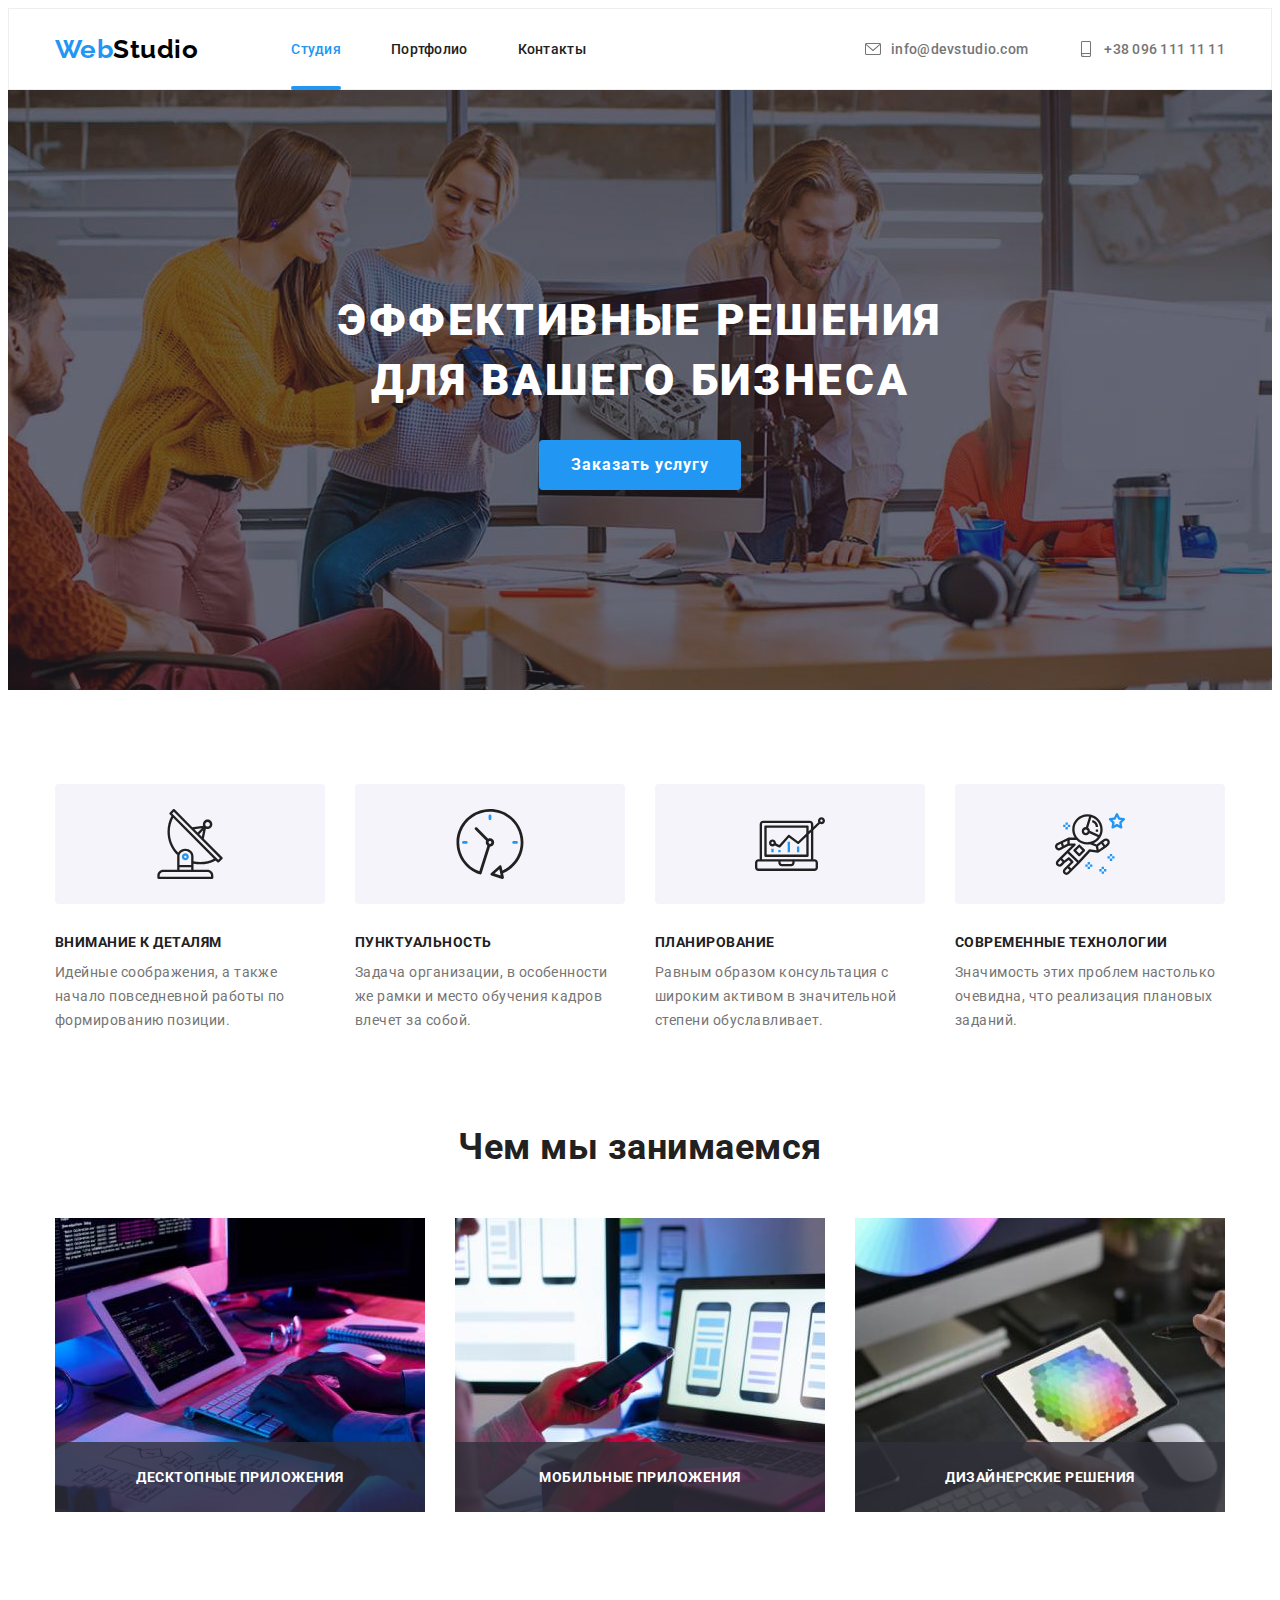
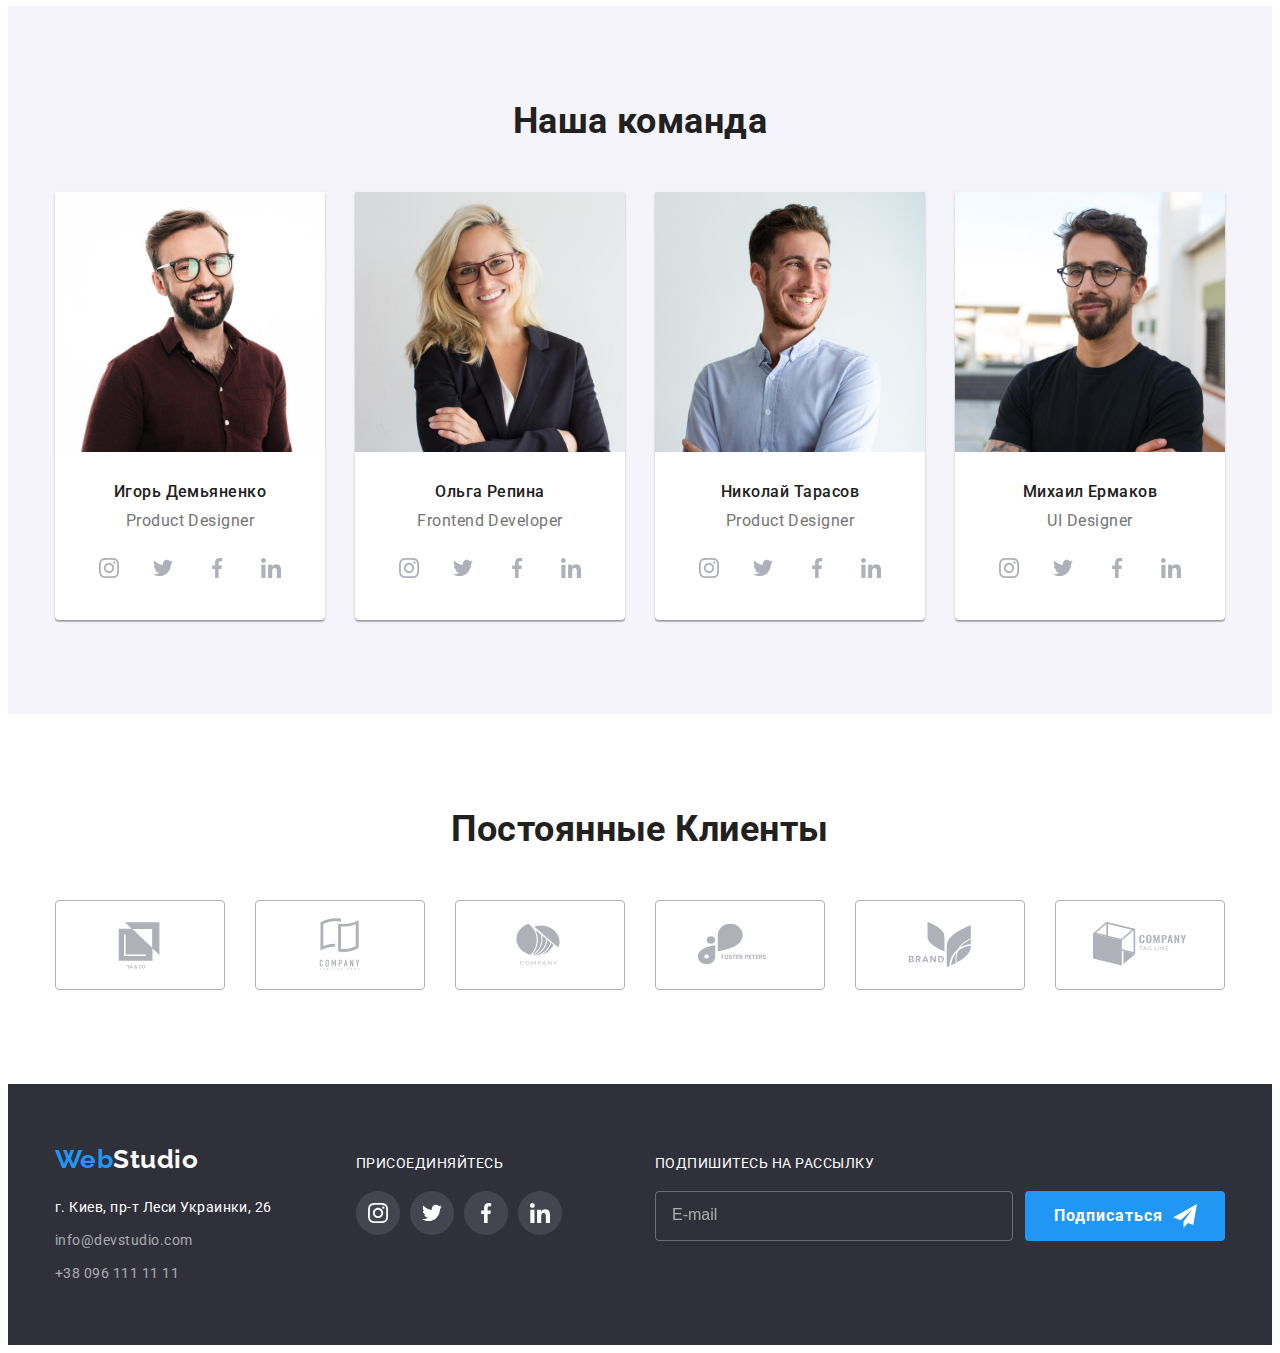
<file: index.html>
<!DOCTYPE html>
<html lang="ru">
  <head>
    <meta charset="UTF-8" />
    <meta http-equiv="X-UA-Compatible" content="IE=edge" />
    <meta name="viewport" content="width=device-width, initial-scale=1.0" />
    <title>WebStudio</title>
    <link rel="preconnect" href="https://fonts.googleapis.com" />
    <link rel="preconnect" href="https://fonts.gstatic.com" crossorigin />
    <link
      href="https://fonts.googleapis.com/css2?family=Raleway:wght@500&family=Roboto:wght@400;500;700;900&display=swap"
      rel="stylesheet"
    />
    <link
      rel="stylesheet"
      href="https://cdnjs.cloudflare.com/ajax/libs/modern-normalize/1.1.0/modern-normalize.min.css"
      integrity="sha512-wpPYUAdjBVSE4KJnH1VR1HeZfpl1ub8YT/NKx4PuQ5NmX2tKuGu6U/JRp5y+Y8XG2tV+wKQpNHVUX03MfMFn9Q=="
      crossorigin="anonymous"
      referrerpolicy="no-referrer"
    />
    <link rel="stylesheet" href="./css/main.min.css" />
    <!-- <link rel="stylesheet" href="./css/styles.css" /> -->
  </head>

  <body>
    <!-- ================Шапка================ -->
    <header class="header">
      <div class="header-container container">
        <a href="./index.html" class="logo header__logo link">
          <span class="logo__desc">Web</span>Studio
        </a>

        <nav class="header-nav">
          <ul class="header-list list">
            <li class="header-list__item">
              <a href="./index.html" class="header-list__link link current">Студия</a>
            </li>

            <li class="header-list__item">
              <a href="./portfolio.html" class="header-list__link link">Портфолио</a>
            </li>

            <li class="header-list__item">
              <a href="" class="header-list__link link">Контакты</a>
            </li>
          </ul>
        </nav>

        <ul class="header-contacts-list list">
          <li class="header-contacts-list__item">
            <a href="mailto:info@devstudio.com" class="header-contacts-list__link link">
              <svg class="header-contacts-list__icon">
                <use href="./images/icons.svg#icon-envelope"></use>
              </svg>
              info@devstudio.com
            </a>
          </li>

          <li class="header-contacts-list__item">
            <a href="tel:+380961111111" class="header-contacts-list__link link">
              <svg class="header-contacts-list__icon">
                <use href="./images/icons.svg#icon-smartphone"></use>
              </svg>
              +38 096 111 11 11
            </a>
          </li>
        </ul>
      </div>
    </header>

    <main>
      <!-- ================Герой================ -->
      <section class="hero">
        <div class="hero-container container">
          <h1 class="hero__title">Эффективные решения для вашего бизнеса</h1>
          <button class="btn hero-btn" type="button" data-modal-open>Заказать услугу</button>
        </div>
      </section>

      <!-- ================Особенности================ -->
      <section class="section">
        <div class="container">
          <h2 class="section__title visually-hidden">Особенности</h2>
          <ul class="features-list list">
            <li class="features-list__item">
              <div class="features-list__container">
                <svg class="features-list__icon">
                  <use href="./images/icons.svg#icon-antenna"></use>
                </svg>
              </div>
              <h3 class="features-list__title">Внимание к деталям</h3>
              <p class="features-list__desc">
                Идейные соображения, а также начало повседневной работы по формированию позиции.
              </p>
            </li>

            <li class="features-list__item">
              <div class="features-list__container">
                <svg class="features-list__icon">
                  <use href="./images/icons.svg#icon-clock"></use>
                </svg>
              </div>
              <h3 class="features-list__title">Пунктуальность</h3>
              <p class="features-list__desc">
                Задача организации, в особенности же рамки и место обучения кадров влечет за собой.
              </p>
            </li>

            <li class="features-list__item">
              <div class="features-list__container">
                <svg class="features-list__icon">
                  <use href="./images/icons.svg#icon-diagram"></use>
                </svg>
              </div>
              <h3 class="features-list__title">Планирование</h3>
              <p class="features-list__desc">
                Равным образом консультация с широким активом в значительной степени обуславливает.
              </p>
            </li>

            <li class="features-list__item">
              <div class="features-list__container">
                <svg class="features-list__icon">
                  <use href="./images/icons.svg#icon-astronaut"></use>
                </svg>
              </div>
              <h3 class="features-list__title">Современные технологии</h3>
              <p class="features-list__desc">
                Значимость этих проблем настолько очевидна, что реализация плановых заданий.
              </p>
            </li>
          </ul>
        </div>
      </section>

      <!-- ================Чем мы занимаемся================ -->
      <section class="section work">
        <div class="container">
          <h2 class="section__title">Чем мы занимаемся</h2>

          <ul class="work-list list">
            <li class="work-list__item">
              <div class="work-list__wrapper">
                <img src="./images/image1.jpg" alt="Руки на клавиатуре" width="370" />
                <p class="work-list__desc">Десктопные приложения</p>
              </div>
            </li>

            <li class="work-list__item">
              <div class="work-list__wrapper">
                <img src="./images/image2.jpg" alt="Телефон в руке" width="370" />
                <p class="work-list__desc">Мобильные приложения</p>
              </div>
            </li>

            <li class="work-list__item">
              <div class="work-list__wrapper">
                <img src="./images/image3.jpg" alt="Планшет в руках" width="370" />
                <p class="work-list__desc">Дизайнерские решения</p>
              </div>
            </li>
          </ul>
        </div>
      </section>

      <!-- ================Наша команда================ -->
      <section class="section team">
        <div class="container">
          <h2 class="section__title">Наша команда</h2>
          <ul class="team-list list">
            <li class="team-list__item">
              <img src="./images/photo1.jpg" alt="Парень в бордовой рубашке" width="270" />
              <div class="team-list__desc">
                <h3 class="team-list__name">Игорь Демьяненко</h3>
                <p class="team-list__position" lang="en">Product Designer</p>
                <ul class="social-list list">
                  <li class="social-list__item">
                    <a
                      href="https://www.instagram.com/"
                      target="_blank"
                      rel="noopener noreferrer"
                      class="social-list__link link"
                    >
                      <svg class="social-list__icon">
                        <use href="./images/icons.svg#icon-instagram"></use>
                      </svg>
                    </a>
                  </li>
                  <li class="social-list__item">
                    <a
                      href="https://www.twitter.com/"
                      target="_blank"
                      rel="noopener noreferrer"
                      class="social-list__link link"
                    >
                      <svg class="social-list__icon">
                        <use href="./images/icons.svg#icon-twitter"></use>
                      </svg>
                    </a>
                  </li>
                  <li class="social-list__item">
                    <a
                      href="https://www.facebook.com/"
                      target="_blank"
                      rel="noopener noreferrer"
                      class="social-list__link link"
                    >
                      <svg class="social-list__icon">
                        <use href="./images/icons.svg#icon-facebook"></use>
                      </svg>
                    </a>
                  </li>
                  <li class="social-list__item">
                    <a
                      href="https://www.linkedin.com/"
                      target="_blank"
                      rel="noopener noreferrer"
                      class="social-list__link link"
                    >
                      <svg class="social-list__icon">
                        <use href="./images/icons.svg#icon-linkedin"></use>
                      </svg>
                    </a>
                  </li>
                </ul>
              </div>
            </li>

            <li class="team-list__item">
              <img src="./images/photo2.jpg" alt="Девушка в пиджаке" width="270" />
              <div class="team-list__desc">
                <h3 class="team-list__name">Ольга Репина</h3>
                <p class="team-list__position" lang="en">Frontend Developer</p>
                <ul class="social-list list">
                  <li class="social-list__item">
                    <a
                      href=""
                      target="_blank"
                      rel="noopener noreferrer"
                      class="social-list__link link"
                    >
                      <svg class="social-list__icon">
                        <use href="./images/icons.svg#icon-instagram"></use>
                      </svg>
                    </a>
                  </li>
                  <li class="social-list__item">
                    <a
                      href=""
                      target="_blank"
                      rel="noopener noreferrer"
                      class="social-list__link link"
                    >
                      <svg class="social-list__icon">
                        <use href="./images/icons.svg#icon-twitter"></use>
                      </svg>
                    </a>
                  </li>
                  <li class="social-list__item">
                    <a
                      href=""
                      target="_blank"
                      rel="noopener noreferrer"
                      class="social-list__link link"
                    >
                      <svg class="social-list__icon">
                        <use href="./images/icons.svg#icon-facebook"></use>
                      </svg>
                    </a>
                  </li>
                  <li class="social-list__item">
                    <a
                      href=""
                      target="_blank"
                      rel="noopener noreferrer"
                      class="social-list__link link"
                    >
                      <svg class="social-list__icon">
                        <use href="./images/icons.svg#icon-linkedin"></use>
                      </svg>
                    </a>
                  </li>
                </ul>
              </div>
            </li>

            <li class="team-list__item">
              <img src="./images/photo3.jpg" alt="Парень в голубой рубашке" width="270" />
              <div class="team-list__desc">
                <h3 class="team-list__name">Николай Тарасов</h3>
                <p class="team-list__position" lang="en">Product Designer</p>
                <ul class="social-list list">
                  <li class="social-list__item">
                    <a
                      href=""
                      target="_blank"
                      rel="noopener noreferrer"
                      class="social-list__link link"
                    >
                      <svg class="social-list__icon">
                        <use href="./images/icons.svg#icon-instagram"></use>
                      </svg>
                    </a>
                  </li>
                  <li class="social-list__item">
                    <a
                      href=""
                      target="_blank"
                      rel="noopener noreferrer"
                      class="social-list__link link"
                    >
                      <svg class="social-list__icon">
                        <use href="./images/icons.svg#icon-twitter"></use>
                      </svg>
                    </a>
                  </li>
                  <li class="social-list__item">
                    <a
                      href=""
                      target="_blank"
                      rel="noopener noreferrer"
                      class="social-list__link link"
                    >
                      <svg class="social-list__icon">
                        <use href="./images/icons.svg#icon-facebook"></use>
                      </svg>
                    </a>
                  </li>
                  <li class="social-list__item">
                    <a
                      href=""
                      target="_blank"
                      rel="noopener noreferrer"
                      class="social-list__link link"
                    >
                      <svg class="social-list__icon">
                        <use href="./images/icons.svg#icon-linkedin"></use>
                      </svg>
                    </a>
                  </li>
                </ul>
              </div>
            </li>

            <li class="team-list__item">
              <img src="./images/photo4.jpg" alt="Парень в черной футболке" width="270" />
              <div class="team-list__desc">
                <h3 class="team-list__name">Михаил Ермаков</h3>
                <p class="team-list__position" lang="en">UI Designer</p>
                <ul class="social-list list">
                  <li class="social-list__item">
                    <a
                      href=""
                      target="_blank"
                      rel="noopener noreferrer"
                      class="social-list__link link"
                    >
                      <svg class="social-list__icon">
                        <use href="./images/icons.svg#icon-instagram"></use>
                      </svg>
                    </a>
                  </li>
                  <li class="social-list__item">
                    <a
                      href=""
                      target="_blank"
                      rel="noopener noreferrer"
                      class="social-list__link link"
                    >
                      <svg class="social-list__icon">
                        <use href="./images/icons.svg#icon-twitter"></use>
                      </svg>
                    </a>
                  </li>
                  <li class="social-list__item">
                    <a
                      href=""
                      target="_blank"
                      rel="noopener noreferrer"
                      class="social-list__link link"
                    >
                      <svg class="social-list__icon">
                        <use href="./images/icons.svg#icon-facebook"></use>
                      </svg>
                    </a>
                  </li>
                  <li class="social-list__item">
                    <a
                      href=""
                      target="_blank"
                      rel="noopener noreferrer"
                      class="social-list__link link"
                    >
                      <svg class="social-list__icon">
                        <use href="./images/icons.svg#icon-linkedin"></use>
                      </svg>
                    </a>
                  </li>
                </ul>
              </div>
            </li>
          </ul>
        </div>
      </section>

      <!-- ================Постоянные Клиенты================ -->
      <section class="section">
        <div class="container">
          <h2 class="section__title">Постоянные Клиенты</h2>
          <ul class="customers-list list">
            <li class="customers-list__item">
              <a
                class="customers-list__link link"
                href=""
                target="_blank"
                rel="noopener noreferrer"
              >
                <svg class="customers-list__icon">
                  <use href="./images/icons.svg#icon-company-logo1"></use>
                </svg>
              </a>
            </li>

            <li class="customers-list__item">
              <a
                class="customers-list__link link"
                href=""
                target="_blank"
                rel="noopener noreferrer"
              >
                <svg class="customers-list__icon">
                  <use href="./images/icons.svg#icon-company-logo2"></use>
                </svg>
              </a>
            </li>

            <li class="customers-list__item">
              <a
                class="customers-list__link link"
                href=""
                target="_blank"
                rel="noopener noreferrer"
              >
                <svg class="customers-list__icon">
                  <use href="./images/icons.svg#icon-company-logo3"></use>
                </svg>
              </a>
            </li>

            <li class="customers-list__item">
              <a
                class="customers-list__link link"
                href=""
                target="_blank"
                rel="noopener noreferrer"
              >
                <svg class="customers-list__icon">
                  <use href="./images/icons.svg#icon-company-logo4"></use>
                </svg>
              </a>
            </li>

            <li class="customers-list__item">
              <a
                class="customers-list__link link"
                href=""
                target="_blank"
                rel="noopener noreferrer"
              >
                <svg class="customers-list__icon">
                  <use href="./images/icons.svg#icon-company-logo5"></use>
                </svg>
              </a>
            </li>

            <li class="customers-list__item">
              <a
                class="customers-list__link link"
                href=""
                target="_blank"
                rel="noopener noreferrer"
              >
                <svg class="customers-list__icon">
                  <use href="./images/icons.svg#icon-company-logo6"></use>
                </svg>
              </a>
            </li>
          </ul>
        </div>
      </section>
    </main>

    <!-- ================Футер================ -->
    <footer class="footer">
      <div class="container footer-container">
        <div class="footer-wrapper">
          <a class="logo footer-logo link" href="./index.html">
            <span class="logo__desc">Web</span>Studio
          </a>

          <address class="footer-adress">
            <ul class="footer-list list">
              <li class="footer-list__item">
                <a
                  class="footer-list__link link footer-list__link_color_white"
                  href="https://goo.gl/maps/fnWvEp41SZqMRHYs7"
                  target="_blank"
                  rel="noopener noreferrer nofollow"
                >
                  г. Киев, пр-т Леси Украинки, 26
                </a>
              </li>

              <li class="footer-list__item">
                <a class="footer-list__link link" href="mailto:info@devstudio.com"
                  >info@devstudio.com</a
                >
              </li>

              <li class="footer-list__item">
                <a class="footer-list__link link" href="tel:+380961111111">+38 096 111 11 11</a>
              </li>
            </ul>
          </address>
        </div>

        <div class="footer-wrapper">
          <p class="join-us">Присоединяйтесь</p>
          <ul class="social-list list">
            <li class="social-list__item">
              <a
                href="https://www.instagram.com/"
                target="_blank"
                rel="noopener noreferrer"
                class="social-list__link social-list__footer-link link"
              >
                <svg class="social-list__icon social-list__footer-icon">
                  <use href="./images/icons.svg#icon-instagram"></use>
                </svg>
              </a>
            </li>
            <li class="social-list__item">
              <a
                href="https://www.twitter.com/"
                target="_blank"
                rel="noopener noreferrer"
                class="social-list__link social-list__footer-link link"
              >
                <svg class="social-list__icon social-list__footer-icon">
                  <use href="./images/icons.svg#icon-twitter"></use>
                </svg>
              </a>
            </li>

            <li class="social-list__item">
              <a
                href="https://www.facebook.com/"
                target="_blank"
                rel="noopener noreferrer"
                class="social-list__link social-list__footer-link link"
              >
                <svg class="social-list__icon social-list__footer-icon">
                  <use href="./images/icons.svg#icon-facebook"></use>
                </svg>
              </a>
            </li>

            <li class="social-list__item">
              <a
                href="https://www.linkedin.com/"
                target="_blank"
                rel="noopener noreferrer"
                class="social-list__link social-list__footer-link link"
              >
                <svg class="social-list__icon social-list__footer-icon">
                  <use href="./images/icons.svg#icon-linkedin"></use>
                </svg>
              </a>
            </li>
          </ul>
        </div>

        <div class="footer-wrapper subscribe">
          <p class="subscribe__title">Подпишитесь на рассылку</p>
          <form class="subscribe-form" action="#">
            <input class="subscribe-form__input" type="email" name="mail" placeholder="E-mail" />
            <button class="btn subscribe-form__btn" type="submit">
              Подписаться
              <svg class="subscribe-form__icon">
                <use href="./images/icons.svg#icon-plane"></use>
              </svg>
            </button>
          </form>
        </div>
      </div>
    </footer>

    <!-- ================Бэкдроп================ -->

    <div class="backdrop is-hidden" data-modal>
      <div class="modal">
        <button type="button" class="modal__close-btn" data-modal-close>
          <svg class="modal__icon">
            <use href="./images/icons.svg#icon-close"></use>
          </svg>
        </button>

        <p class="modal__title">Оставьте свои данные, мы вам перезвоним</p>

        <form action="#" class="modal__form">
          <div class="modal__field">
            <label class="modal__input-label" for="user-name">Имя</label>
            <span class="modal__input-wrapper">
              <input class="modal__input" type="text" name="user-name" id="user-name" />
              <svg class="modal__icon modal__input-icon">
                <use href="./images/icons.svg#icon-person"></use>
              </svg>
            </span>
          </div>

          <div class="modal__field">
            <label class="modal__input-label" for="user-tel">Телефон</label>
            <span class="modal__input-wrapper">
              <input class="modal__input" type="tel" name="user-tel" id="user-tel" />
              <svg class="modal__icon modal__input-icon">
                <use href="./images/icons.svg#icon-phone"></use>
              </svg>
            </span>
          </div>

          <div class="modal__field">
            <label class="modal__input-label" for="user-email">Почта</label>
            <span class="modal__input-wrapper">
              <input class="modal__input" type="email" name="user-email" id="user-email" />
              <svg class="modal__icon modal__input-icon">
                <use href="./images/icons.svg#icon-email"></use>
              </svg>
            </span>
          </div>

          <div class="modal__field">
            <label class="modal__input-label" for="user-text">Комментарий</label>
            <textarea
              class="modal__comment-input"
              name="user-text"
              id="user-text"
              placeholder="Введите текст"
            ></textarea>
          </div>

          <input class="modal__checkbox visually-hidden" type="checkbox" id="modal-checkbox" />
          <label class="modal__check-text" for="modal-checkbox">
            <span class="modal__check-icon-wrapper">
              <svg class="modal__check-icon">
                <use href="./images/icons.svg#icon-checked"></use>
              </svg>
            </span>
            Соглашаюсь с рассылкой и принимаю&#160;
            <a href="" class="modal__link link">Условия договора</a>
          </label>

          <button type="submit" class="modal__btn btn">Отправить</button>
        </form>
      </div>
    </div>

    <script src="./js/modal.js"></script>
  </body>
</html>
</file>
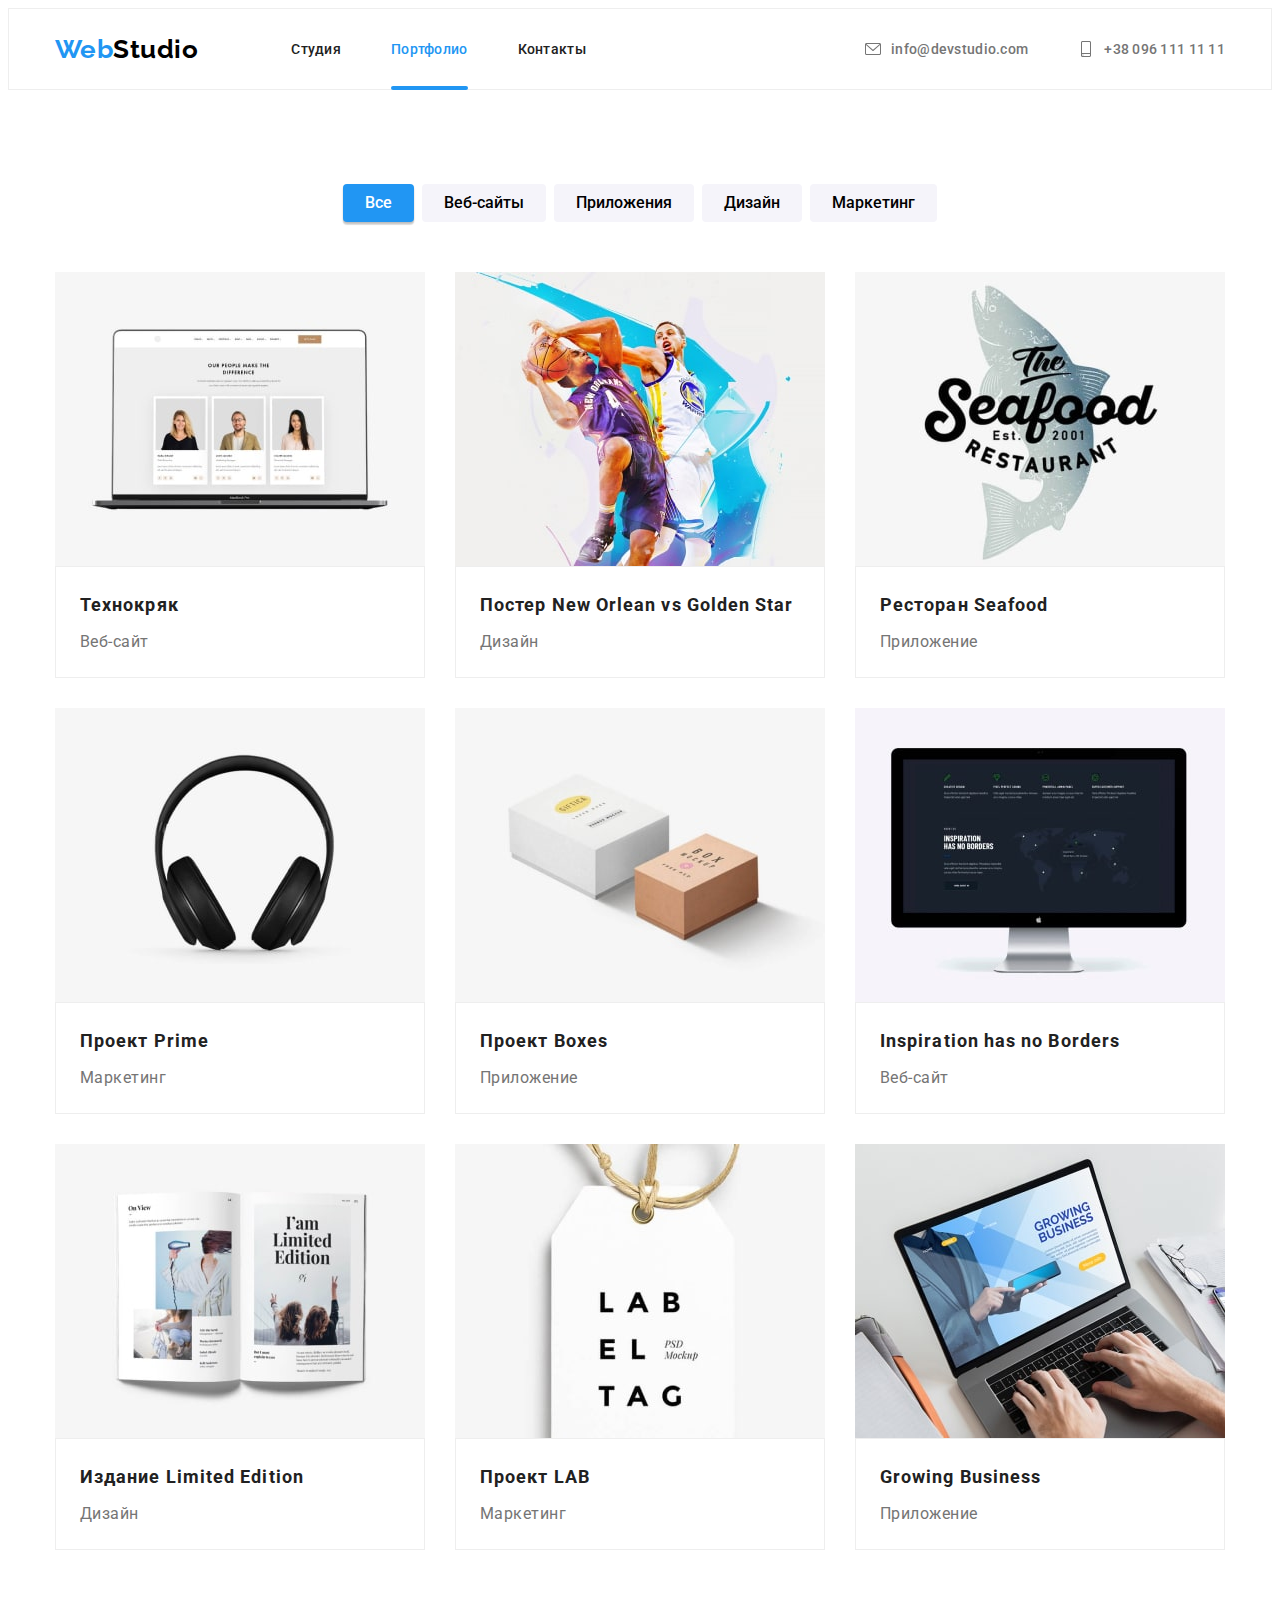
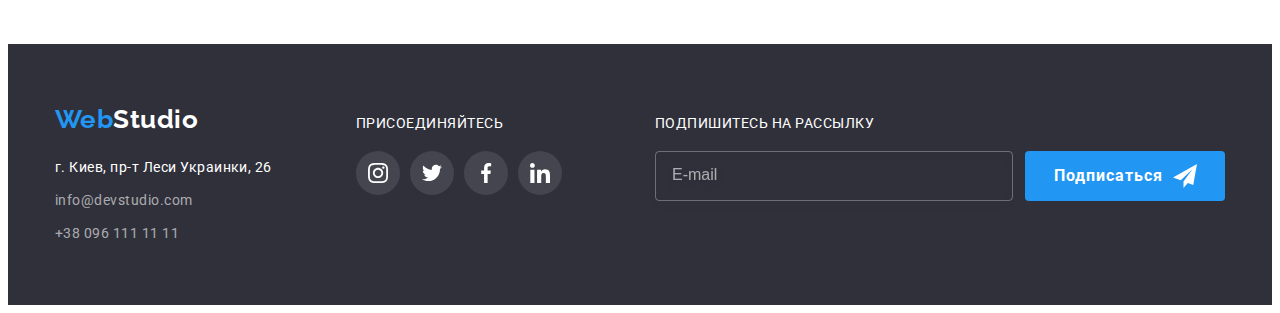
<file: portfolio.html>
<!DOCTYPE html>
<html lang="ru">
  <head>
    <meta charset="UTF-8" />
    <meta http-equiv="X-UA-Compatible" content="IE=edge" />
    <meta name="viewport" content="width=device-width, initial-scale=1.0" />
    <title>WebStudio</title>
    <link rel="preconnect" href="https://fonts.googleapis.com" />
    <link rel="preconnect" href="https://fonts.gstatic.com" crossorigin />
    <link
      href="https://fonts.googleapis.com/css2?family=Raleway:wght@500&family=Roboto:wght@400;500;700;900&display=swap"
      rel="stylesheet"
    />
    <link
      rel="stylesheet"
      href="https://cdnjs.cloudflare.com/ajax/libs/modern-normalize/1.1.0/modern-normalize.min.css"
      integrity="sha512-wpPYUAdjBVSE4KJnH1VR1HeZfpl1ub8YT/NKx4PuQ5NmX2tKuGu6U/JRp5y+Y8XG2tV+wKQpNHVUX03MfMFn9Q=="
      crossorigin="anonymous"
      referrerpolicy="no-referrer"
    />
    <link rel="stylesheet" href="./css/main.min.css" />
    <!-- <link rel="stylesheet" href="./css/styles.css" /> -->
  </head>

  <body>
    <!-- ================Шапка================ -->
    <header class="header">
      <div class="header-container container">
        <a href="./index.html" class="logo header__logo link">
          <span class="logo__desc">Web</span>Studio
        </a>

        <nav class="header-nav">
          <ul class="header-list list">
            <li class="header-list__item">
              <a href="./index.html" class="header-list__link link">Студия</a>
            </li>

            <li class="header-list__item">
              <a href="./portfolio.html" class="header-list__link link current">Портфолио</a>
            </li>

            <li class="header-list__item">
              <a href="" class="header-list__link link">Контакты</a>
            </li>
          </ul>
        </nav>

        <ul class="header-contacts-list list">
          <li class="header-contacts-list__item">
            <a href="mailto:info@devstudio.com" class="header-contacts-list__link link">
              <svg class="header-contacts-list__icon">
                <use href="./images/icons.svg#icon-envelope"></use>
              </svg>
              info@devstudio.com
            </a>
          </li>

          <li class="header-contacts-list__item">
            <a href="tel:+380961111111" class="header-contacts-list__link link">
              <svg class="header-contacts-list__icon">
                <use href="./images/icons.svg#icon-smartphone"></use>
              </svg>
              +38 096 111 11 11
            </a>
          </li>
        </ul>
      </div>
    </header>

    <!-- ================Main================ -->
    <main>
      <section class="section">
        <div class="container">
          <h1 class="section__-title visually-hidden">Portfolio</h1>
          <ul class="btn-list list">
            <li class="btn-list__item">
              <button type="button" class="portfolio-btn current-btn">Все</button>
            </li>

            <li class="btn-list__item">
              <button type="button" class="portfolio-btn">Веб-сайты</button>
            </li>

            <li class="btn-list__item">
              <button type="button" class="portfolio-btn">Приложения</button>
            </li>

            <li class="btn-list__item">
              <button type="button" class="portfolio-btn">Дизайн</button>
            </li>

            <li class="btn-list__item">
              <button type="button" class="portfolio-btn">Маркетинг</button>
            </li>
          </ul>

          <ul class="projects-list list">
            <li class="projects-list__item">
              <a class="projects-list__link link" target="_blank" rel="noopener norefferer" href="">
                <div class="projects-list__top-wrapper">
                  <img src="./images/portfolio-image1.jpg" alt="Ноутбук" width="370" />
                  <p class="projects-list__top-text">
                    Технокряк это современная площадка распространения коронавируса. Компании
                    используют эту платформу для цифрового шпионажа и атак на защищённые сервера
                    конкурентов.
                  </p>
                </div>

                <div class="projects-list__desc">
                  <h2 class="projects-list__title">Технокряк</h2>
                  <p class="projects-list__type">Веб-сайт</p>
                </div>
              </a>
            </li>

            <li class="projects-list__item">
              <a class="projects-list__link link" target="_blank" rel="noopener norefferer" href="">
                <div class="projects-list__top-wrapper">
                  <img
                    src="./images/portfolio-image2.jpg"
                    alt="Постер с двумя баскетболистами"
                    width="370"
                  />
                  <p class="projects-list__top-text">
                    Технокряк это современная площадка распространения коронавируса. Компании
                    используют эту платформу для цифрового шпионажа и атак на защищённые сервера
                    конкурентов.
                  </p>
                </div>

                <div class="projects-list__desc">
                  <h2 class="projects-list__title" lang="en">Постер New Orlean vs Golden Star</h2>
                  <p class="projects-list__type">Дизайн</p>
                </div>
              </a>
            </li>

            <li class="projects-list__item">
              <a class="projects-list__link link" target="_blank" rel="noopener norefferer" href="">
                <div class="projects-list__top-wrapper">
                  <img
                    src="./images/portfolio-image3.jpg"
                    alt="Постер рыбного ресторана"
                    width="370"
                  />
                  <p class="projects-list__top-text">
                    Технокряк это современная площадка распространения коронавируса. Компании
                    используют эту платформу для цифрового шпионажа и атак на защищённые сервера
                    конкурентов.
                  </p>
                </div>

                <div class="projects-list__desc">
                  <h2 class="projects-list__title" lang="en">Ресторан Seafood</h2>
                  <p class="projects-list__type">Приложение</p>
                </div>
              </a>
            </li>

            <li class="projects-list__item">
              <a class="projects-list__link link" target="_blank" rel="noopener norefferer" href="">
                <div class="projects-list__top-wrapper">
                  <img src="./images/portfolio-image4.jpg" alt="Наушники" width="370" />
                  <p class="projects-list__top-text">
                    Технокряк это современная площадка распространения коронавируса. Компании
                    используют эту платформу для цифрового шпионажа и атак на защищённые сервера
                    конкурентов.
                  </p>
                </div>

                <div class="projects-list__desc">
                  <h2 class="projects-list__title" lang="en">Проект Prime</h2>
                  <p class="projects-list__type">Маркетинг</p>
                </div>
              </a>
            </li>

            <li class="projects-list__item">
              <a class="projects-list__link link" target="_blank" rel="noopener norefferer" href="">
                <div class="projects-list__top-wrapper">
                  <img src="./images/portfolio-image5.jpg" alt="Две коробки" width="370" />
                  <p class="projects-list__top-text">
                    Технокряк это современная площадка распространения коронавируса. Компании
                    используют эту платформу для цифрового шпионажа и атак на защищённые сервера
                    конкурентов.
                  </p>
                </div>

                <div class="projects-list__desc">
                  <h2 class="projects-list__title" lang="en">Проект Boxes</h2>
                  <p class="projects-list__type">Приложение</p>
                </div>
              </a>
            </li>

            <li class="projects-list__item">
              <a class="projects-list__link link" target="_blank" rel="noopener norefferer" href="">
                <div class="projects-list__top-wrapper">
                  <img src="./images/portfolio-image6.jpg" alt="Моноблок" width="370" />
                  <p class="projects-list__top-text">
                    Технокряк это современная площадка распространения коронавируса. Компании
                    используют эту платформу для цифрового шпионажа и атак на защищённые сервера
                    конкурентов.
                  </p>
                </div>

                <div class="projects-list__desc">
                  <h2 class="projects-list__title" lang="en">Inspiration has no Borders</h2>
                  <p class="projects-list__type">Веб-сайт</p>
                </div>
              </a>
            </li>

            <li class="projects-list__item">
              <a class="projects-list__link link" target="_blank" rel="noopener norefferer" href="">
                <div class="projects-list__top-wrapper">
                  <img src="./images/portfolio-image7.jpg" alt="Открытая книга" width="370" />
                  <p class="projects-list__top-text">
                    Технокряк это современная площадка распространения коронавируса. Компании
                    используют эту платформу для цифрового шпионажа и атак на защищённые сервера
                    конкурентов.
                  </p>
                </div>

                <div class="projects-list__desc">
                  <h2 class="projects-list__title" lang="en">Издание Limited Edition</h2>
                  <p class="projects-list__type">Дизайн</p>
                </div>
              </a>
            </li>

            <li class="projects-list__item">
              <a class="projects-list__link link" target="_blank" rel="noopener norefferer" href="">
                <div class="projects-list__top-wrapper">
                  <img src="./images/portfolio-image8.jpg" alt="Бирка" width="370" />
                  <p class="projects-list__top-text">
                    Технокряк это современная площадка распространения коронавируса. Компании
                    используют эту платформу для цифрового шпионажа и атак на защищённые сервера
                    конкурентов.
                  </p>
                </div>

                <div class="projects-list__desc">
                  <h2 class="projects-list__title" lang="en">Проект LAB</h2>
                  <p class="projects-list__type">Маркетинг</p>
                </div>
              </a>
            </li>

            <li class="projects-list__item">
              <a class="projects-list__link link" target="_blank" rel="noopener norefferer" href="">
                <div class="projects-list__top-wrapper">
                  <img
                    src="./images/portfolio-image9.jpg"
                    alt="Руки на клавиатуре ноутбука"
                    width="370"
                  />
                  <p class="projects-list__top-text">
                    Технокряк это современная площадка распространения коронавируса. Компании
                    используют эту платформу для цифрового шпионажа и атак на защищённые сервера
                    конкурентов.
                  </p>
                </div>

                <div class="projects-list__desc">
                  <h2 class="projects-list__title" lang="en">Growing Business</h2>
                  <p class="projects-list__type">Приложение</p>
                </div>
              </a>
            </li>
          </ul>
        </div>
      </section>
    </main>

    <!-- ================Футер================ -->
    <footer class="footer">
      <div class="container footer-container">
        <div class="footer-wrapper">
          <a class="logo footer-logo link" href="./index.html">
            <span class="logo__desc">Web</span>Studio
          </a>

          <address class="footer-adress">
            <ul class="footer-list list">
              <li class="footer-list__item">
                <a
                  class="footer-list__link link footer-list__link_color_white"
                  href="https://goo.gl/maps/fnWvEp41SZqMRHYs7"
                  target="_blank"
                  rel="noopener noreferrer nofollow"
                >
                  г. Киев, пр-т Леси Украинки, 26
                </a>
              </li>

              <li class="footer-list__item">
                <a class="footer-list__link link" href="mailto:info@devstudio.com"
                  >info@devstudio.com</a
                >
              </li>

              <li class="footer-list__item">
                <a class="footer-list__link link" href="tel:+380961111111">+38 096 111 11 11</a>
              </li>
            </ul>
          </address>
        </div>

        <div class="footer-wrapper">
          <p class="join-us">Присоединяйтесь</p>
          <ul class="social-list list">
            <li class="social-list__item">
              <a
                href="https://www.instagram.com/"
                target="_blank"
                rel="noopener noreferrer"
                class="social-list__link social-list__footer-link link"
              >
                <svg class="social-list__icon social-list__footer-icon">
                  <use href="./images/icons.svg#icon-instagram"></use>
                </svg>
              </a>
            </li>
            <li class="social-list__item">
              <a
                href="https://www.twitter.com/"
                target="_blank"
                rel="noopener noreferrer"
                class="social-list__link social-list__footer-link link"
              >
                <svg class="social-list__icon social-list__footer-icon">
                  <use href="./images/icons.svg#icon-twitter"></use>
                </svg>
              </a>
            </li>

            <li class="social-list__item">
              <a
                href="https://www.facebook.com/"
                target="_blank"
                rel="noopener noreferrer"
                class="social-list__link social-list__footer-link link"
              >
                <svg class="social-list__icon social-list__footer-icon">
                  <use href="./images/icons.svg#icon-facebook"></use>
                </svg>
              </a>
            </li>

            <li class="social-list__item">
              <a
                href="https://www.linkedin.com/"
                target="_blank"
                rel="noopener noreferrer"
                class="social-list__link social-list__footer-link link"
              >
                <svg class="social-list__icon social-list__footer-icon">
                  <use href="./images/icons.svg#icon-linkedin"></use>
                </svg>
              </a>
            </li>
          </ul>
        </div>

        <div class="footer-wrapper subscribe">
          <p class="subscribe__title">Подпишитесь на рассылку</p>
          <form class="subscribe-form" action="#">
            <input class="subscribe-form__input" type="email" name="mail" placeholder="E-mail" />
            <button class="btn subscribe-form__btn" type="submit">
              Подписаться
              <svg class="subscribe-form__icon">
                <use href="./images/icons.svg#icon-plane"></use>
              </svg>
            </button>
          </form>
        </div>
      </div>
    </footer>
  </body>
</html>
</file>
<file: css/main.min.css>
:root{--primary-text-color: #212121;--secondary-text-color: #757575;--third-text-color: #ffffff;--primary-bg-color: #2f303a;--secondary-bg-color: #f5f4fa;--accent-color: #2196f3;--secondary-accent-color: #188ce8;--logo-header-color: #000000;--btn-bg-color: #f5f4fa;--border-color: #eeeeee;--icon-primary-color: #afb1b8}.visually-hidden{position:absolute;width:1px;height:1px;margin:-1px;padding:0;overflow:hidden;border:0;clip:rect(0 0 0 0)}.subscribe-form__btn,.backdrop{display:flex;align-items:center;justify-content:center}p,h1,h2,h3,h4,h5,h6{margin-top:0}p:last-child{margin-bottom:0}ul{margin:0;padding-left:0}img{display:block;max-width:100%;height:auto}html{box-sizing:border-box}*,*::after,*::before{box-sizing:inherit}address{font-style:inherit}body{font-family:'Roboto', sans-serif;font-weight:400;letter-spacing:0.03em;color:var(--primary-text-color);background-color:var(--third-text-color)}.link{text-decoration:none;color:inherit}.list{list-style:none;padding-left:0;margin:0}.container{width:1200px;margin:0 auto;padding:0 15px}.logo{font-family:'Raleway', sans-serif;line-height:1.19231;font-size:26px;font-weight:700}.btn{cursor:pointer;border-style:none;font-family:inherit;text-align:center;outline:none;font-weight:700;line-height:1.875;font-size:16px;letter-spacing:0.06em;background-color:var(--accent-color);color:var(--third-text-color);border-radius:4px;transition:box-shadow 250ms cubic-bezier(0.4, 0, 0.2, 1),background-color 250ms cubic-bezier(0.4, 0, 0.2, 1)}.btn:hover,.btn:focus{background-color:var(--secondary-accent-color);box-shadow:0px 4px 4px rgba(0,0,0,0.15)}.section{padding-top:94px;padding-bottom:94px}.section__title{margin-bottom:50px;font-weight:700;line-height:1.16667;font-size:36px;text-align:center}.social-list{display:flex;justify-content:center}.social-list__item{width:44px;height:44px}.social-list__item:not(:last-child){margin-right:10px}.social-list__link{width:100%;height:100%;display:flex;border-radius:50%;align-items:center;justify-content:center;transition:fill 250ms cubic-bezier(0.4, 0, 0.2, 1),background-color 250ms cubic-bezier(0.4, 0, 0.2, 1)}.social-list__link:hover,.social-list__link:focus{background-color:var(--accent-color)}.social-list__icon{width:20px;height:20px;fill:var(--icon-primary-color)}.social-list__link:hover .social-list__icon,.social-list__link:focus .social-list__icon{fill:var(--third-text-color)}.subscribe{width:570px;margin-left:auto}.subscribe-form{display:flex}.subscribe-form__input{width:358px;padding:15px 16px;filter:drop-shadow(0px 4px 4px rgba(0,0,0,0.15));background-color:transparent;border:1px solid rgba(255,255,255,0.3);border-radius:4px;color:var(--third-text-color);outline:none;transition:border-color 250ms cubic-bezier(0.4, 0, 0.2, 1),color 250ms cubic-bezier(0.4, 0, 0.2, 1)}.subscribe-form__input::placeholder{line-height:1.25;font-size:16px;color:rgba(255,255,255,0.6)}.subscribe-form__input:focus,.subscribe-form__input:hover{border-color:var(--accent-color)}.subscribe-form__input:focus::placeholder,.subscribe-form__input:hover::placeholder{color:var(--third-text-color)}.subscribe-form__btn{padding-top:10px;padding-bottom:10px;padding-left:29px;padding-right:28px;margin-left:12px}.subscribe-form__icon{margin-left:10px;width:24px;height:24px}.backdrop{position:fixed;top:0;width:100vw;height:100vh;background-color:rgba(0,0,0,0.2);transition:opacity 450ms ease-in-out, visibility 450ms ease-in-out}.backdrop.is-hidden{opacity:0;visibility:hidden;pointer-events:none}.modal{position:relative;transform:scale(1);opacity:1;min-width:528px;min-height:581px;padding:40px;background-color:var(--third-text-color);box-shadow:0px 1px 3px rgba(0,0,0,0.12),0px 1px 1px rgba(0,0,0,0.14),0px 2px 1px rgba(0,0,0,0.2);border-radius:4px;transition:transform 250ms cubic-bezier(0.4, 0, 0.2, 1),opacity 250ms cubic-bezier(0.4, 0, 0.2, 1)}.modal__title{display:block;margin-bottom:12px;font-weight:700;font-size:20px;line-height:calc(23.44 / 20);text-align:center}.modal__field{margin-bottom:10px}.modal__input-label{display:block;margin-bottom:4px;font-size:12px;line-height:calc(14 / 12);letter-spacing:0.01em;color:var(--secondary-text-color)}.modal__input-wrapper{position:relative;display:block}.modal__input{display:block;width:100%;height:40px;padding-left:42px;padding-right:20px;background-color:transparent;border:1px solid rgba(33,33,33,0.2);border-radius:4px;outline:none;color:var(--logo-header-color);transition:border-color 250ms cubic-bezier(0.4, 0, 0.2, 1)}.modal__input:focus,.modal__input:hover{border-color:var(--accent-color)}.modal__input:focus+.modal__input-icon,.modal__input:hover+.modal__input-icon{fill:var(--accent-color)}.modal__comment-input{width:100%;height:120px;padding:12px 16px;margin-bottom:20px;resize:none;background-color:transparent;border:1px solid rgba(33,33,33,0.2);border-radius:4px;outline:none;color:var(--logo-header-color);transition:border-color 250ms cubic-bezier(0.4, 0, 0.2, 1)}.modal__comment-input::placeholder{font-size:12px;line-height:calc(14 / 12);letter-spacing:0.01em;color:rgba(117,117,117,0.5)}.modal__comment-input:focus,.modal__comment-input:hover{border-color:var(--accent-color)}.modal__check-text{display:flex;align-items:center;justify-content:center;margin-bottom:30px;font-size:14px;line-height:calc(24 / 14);color:var(--secondary-text-color)}.modal__check-text:hover .modal__check-icon-wrapper,.modal__check-text:focus .modal__check-icon-wrapper{border-color:var(--accent-color)}.modal__check-text .modal__check-icon-wrapper{display:flex;align-items:center;justify-content:center;width:16px;height:15px;margin-right:8.38px;border-radius:2px;border:2px solid var(--primary-text-color);transition:background-color 250ms cubic-bezier(0.4, 0, 0.2, 1),border 250ms cubic-bezier(0.4, 0, 0.2, 1)}.modal__checkbox:focus+.modal__check-text .modal__check-icon-wrapper{border-color:var(--accent-color)}.modal__checkbox:checked+.modal__check-text .modal__check-icon-wrapper{background-color:var(--accent-color);border:none}.modal__link{text-decoration-line:underline;color:var(--accent-color)}.modal__btn{display:block;margin:0 auto;padding:10px 55px 10px 56px;font-weight:700;font-size:16px;line-height:calc(30 / 16);letter-spacing:0.06em;background-color:var(--accent-color);color:var(--third-text-color);border-radius:4px;transition:box-shadow 250ms cubic-bezier(0.4, 0, 0.2, 1),background-color 250ms cubic-bezier(0.4, 0, 0.2, 1)}.modal__btn:hover,.modal__btn:focus{box-shadow:0px 4px 4px rgba(0,0,0,0.15);background-color:var(--secondary-accent-color)}.modal__close-btn{position:absolute;display:flex;align-items:center;justify-content:center;top:8px;right:8px;width:30px;height:30px;padding:0px;border-radius:50%;background-color:transparent;border:1px solid rgba(0,0,0,0.1);transition:fill 250ms cubic-bezier(0.4, 0, 0.2, 1)}.modal__close-btn:hover,.modal__close-btn:focus{fill:var(--accent-color)}.modal__icon{width:18px;height:18px}.modal__iconn:hover+.modal__input{border-color:var(--accent-color)}.modal__check-icon{width:13px;height:12px}.modal__input-icon{position:absolute;left:12px;top:50%;transform:translateY(-50%);transition:fill 250ms cubic-bezier(0.4, 0, 0.2, 1)}.header{border:1px solid var(--border-color);margin:0 auto}.header-container{display:flex;align-items:center}.header__logo{margin-right:93px;color:var(--logo-header-color)}.logo__desc{color:var(--accent-color)}.header-list{display:flex;align-items:center}.header-contacts-list{display:flex;margin-left:auto}.header-list__item:not(:last-child),.header-contacts-list__item:not(:last-child){margin-right:50px}.header-list__link,.header-contacts-list__link{display:flex;padding:32px 0}.header-contacts-list__link{font-weight:500;line-height:1.14286;font-size:14px;letter-spacing:0.02em;color:var(--secondary-text-color);transition:color 250ms cubic-bezier(0.4, 0, 0.2, 1)}.header-contacts-list__link:hover,.header-contacts-list__link:focus{color:var(--accent-color)}.header-list__link{font-weight:500;line-height:1.14286;font-size:14px;letter-spacing:0.02em;transition:color 250ms cubic-bezier(0.4, 0, 0.2, 1)}.header-list__link:hover,.header-list__link:focus{color:var(--accent-color)}.header-contacts-list__icon{width:16px;height:16px;margin-right:10px;fill:currentColor}.current{position:relative;color:var(--accent-color)}.current::after{content:'';position:absolute;display:block;bottom:-1px;width:100%;height:4px;border-radius:2px;background-color:var(--accent-color)}.hero{background-image:linear-gradient(rgba(47,48,58,0.4), rgba(47,48,58,0.4)),url(../images/hero-image.jpg);background-repeat:no-repeat;background-position:center;background-size:cover}.hero-container{display:flex;flex-direction:column;align-items:center;padding-top:200px;padding-bottom:200px}.hero__title{margin-bottom:30px;font-weight:900;line-height:1.36364;font-size:44px;letter-spacing:0.06em;text-align:center;text-transform:uppercase;color:var(--third-text-color);max-width:696px}.hero-btn{padding:10px 32px}.features-list{display:flex;flex-wrap:wrap;margin-left:-30px;margin-top:-30px}.features-list__item{margin-left:30px;margin-top:30px;flex-basis:calc(100% / 4 - 30px)}.features-list__container{display:flex;height:120px;align-items:center;justify-content:center;margin-bottom:30px;background-color:var(--secondary-bg-color);border-radius:4px}.features-list__icon{width:70px;height:70px}.features-list__title{margin-bottom:10px;line-height:1.14286;font-size:14px;font-weight:700;text-transform:uppercase}.features-list__desc{line-height:1.71429;font-size:14px;color:var(--secondary-text-color)}.work{padding-top:0}.work-list{display:flex;flex-wrap:wrap;margin-left:-30px;margin-top:-30px}.work-list__item{margin-left:30px;margin-top:30px;flex-basis:calc(100% / 3 - 30px)}.work-list__wrapper{position:relative}.work-list__desc{content:'';position:absolute;bottom:0;width:100%;height:70px;text-align:center;padding:27px 0;font-weight:700;line-height:1.14286;font-size:14px;text-transform:uppercase;color:var(--third-text-color);background-color:rgba(47,48,58,0.8)}.team{background-color:var(--secondary-bg-color)}.team-list{display:flex;flex-wrap:wrap;margin-left:-30px;margin-top:-30px}.team-list__item{margin-left:30px;margin-top:30px;flex-basis:calc(100% / 4 - 30px);box-shadow:0px 1px 3px rgba(0,0,0,0.12),0px 1px 1px rgba(0,0,0,0.14),0px 2px 1px rgba(0,0,0,0.2);border-radius:0px 0px 4px 4px;background-color:var(--third-text-color)}.team-list__desc{padding:30px 0}.team-list__name{margin-bottom:10px;font-weight:500;line-height:1.1875;font-size:16px;text-align:center}.team-list__position{margin-bottom:16px;line-height:1.1875;font-size:16px;text-align:center;color:var(--secondary-text-color)}.customers-list{display:flex;margin-left:-30px;margin-top:-30px}.customers-list__item{margin-left:30px;margin-top:30px;flex-basis:calc(100% / 6 - 30px)}.customers-list__link{display:flex;justify-content:center;align-items:center;height:90px;border:1px solid var(--icon-primary-color);border-radius:4px;transition:fill 250ms cubic-bezier(0.4, 0, 0.2, 1),border-color 250ms cubic-bezier(0.4, 0, 0.2, 1)}.customers-list__link:hover,.customers-list__link:focus{border-color:var(--accent-color)}.customers-list__icon{width:106px;height:60px;fill:var(--icon-primary-color);transition:fill 250ms cubic-bezier(0.4, 0, 0.2, 1)}.customers-list__link:hover .customers-list__icon,.customers-list__link:focus .customers-list__icon{fill:var(--accent-color)}.footer{padding-top:60px;padding-bottom:60px;background-color:var(--primary-bg-color)}.footer-container{display:flex;align-items:baseline}.footer-wrapper:not(:last-child){margin-right:70px}.footer-adress{width:231px;line-height:1.71429;font-size:14px}.footer-logo{display:block;margin-bottom:20px;color:var(--third-text-color)}.footer-list__item:not(:last-child){margin-bottom:9px}.footer-list__link{color:rgba(255,255,255,0.6);transition:color 250ms cubic-bezier(0.4, 0, 0.2, 1)}.footer-list__link:hover,.footer-list__link:focus{color:var(--accent-color)}.footer-list__link_color_white{color:var(--third-text-color)}.join-us,.subscribe__title{margin-bottom:20px;line-height:1.14286;font-size:14px;text-transform:uppercase;color:var(--third-text-color)}.social-list__footer-link{background-color:rgba(255,255,255,0.1)}.social-list__footer-icon{fill:var(--third-text-color)}.btn-list{display:flex;justify-content:center;margin-bottom:50px}.btn-list__item:not(:last-child){margin-right:8px}.portfolio-btn{padding:6px 22px;cursor:pointer;border-style:none;font-family:inherit;text-align:center;outline:none;font-weight:500;line-height:1.625;font-size:16px;background-color:var(--btn-bg-color);border-radius:4px;transition:color 250ms cubic-bezier(0.4, 0, 0.2, 1),background-color 250ms cubic-bezier(0.4, 0, 0.2, 1),box-shadow 250ms cubic-bezier(0.4, 0, 0.2, 1)}.portfolio-btn:hover,.portfolio-btn:focus{color:var(--third-text-color);background-color:var(--accent-color);box-shadow:0px 3px 1px rgba(0,0,0,0.1),0px 1px 2px rgba(0,0,0,0.08),0px 2px 2px rgba(0,0,0,0.12)}.current-btn{color:var(--third-text-color);background-color:var(--accent-color);box-shadow:0px 3px 1px rgba(0,0,0,0.1),0px 1px 2px rgba(0,0,0,0.08),0px 2px 2px rgba(0,0,0,0.12)}.projects-list{display:flex;flex-wrap:wrap;margin-left:-30px;margin-top:-30px}.projects-list__item{flex-basis:calc(100% / 3 - 30px);margin-left:30px;margin-top:30px}.projects-list__link{display:block;transition:box-shadow 250ms cubic-bezier(0.4, 0, 0.2, 1)}.projects-list__link:hover,.projects-list__link:focus{box-shadow:0px 3px 1px rgba(0,0,0,0.1),0px 1px 2px rgba(0,0,0,0.08),0px 2px 2px rgba(0,0,0,0.12)}.projects-list__desc{display:flex;flex-direction:column;padding:20px 24px;border:1px solid var(--border-color);box-sizing:border-box}.projects-list__title{margin-bottom:4px;font-weight:700;line-height:2;font-size:18px;letter-spacing:0.06em;color:var(--primary-text-color)}.projects-list__type{line-height:1.875;font-size:16px;color:var(--secondary-text-color)}.projects-list__top-wrapper{position:relative;overflow:hidden}.projects-list__top-text{position:absolute;top:0;height:100%;padding:63px 24px;line-height:1.55556;font-size:18px;color:var(--third-text-color);background-color:rgba(33,150,243,0.9);transform:translateY(100%);transition:transform 250ms linear, opacity 250ms linear}.projects-list__link:hover .projects-list__top-text,.projects-list__link:focus .projects-list__top-text{transform:translateY(0%)}
/*# sourceMappingURL=main.min.css.map */
</file>
